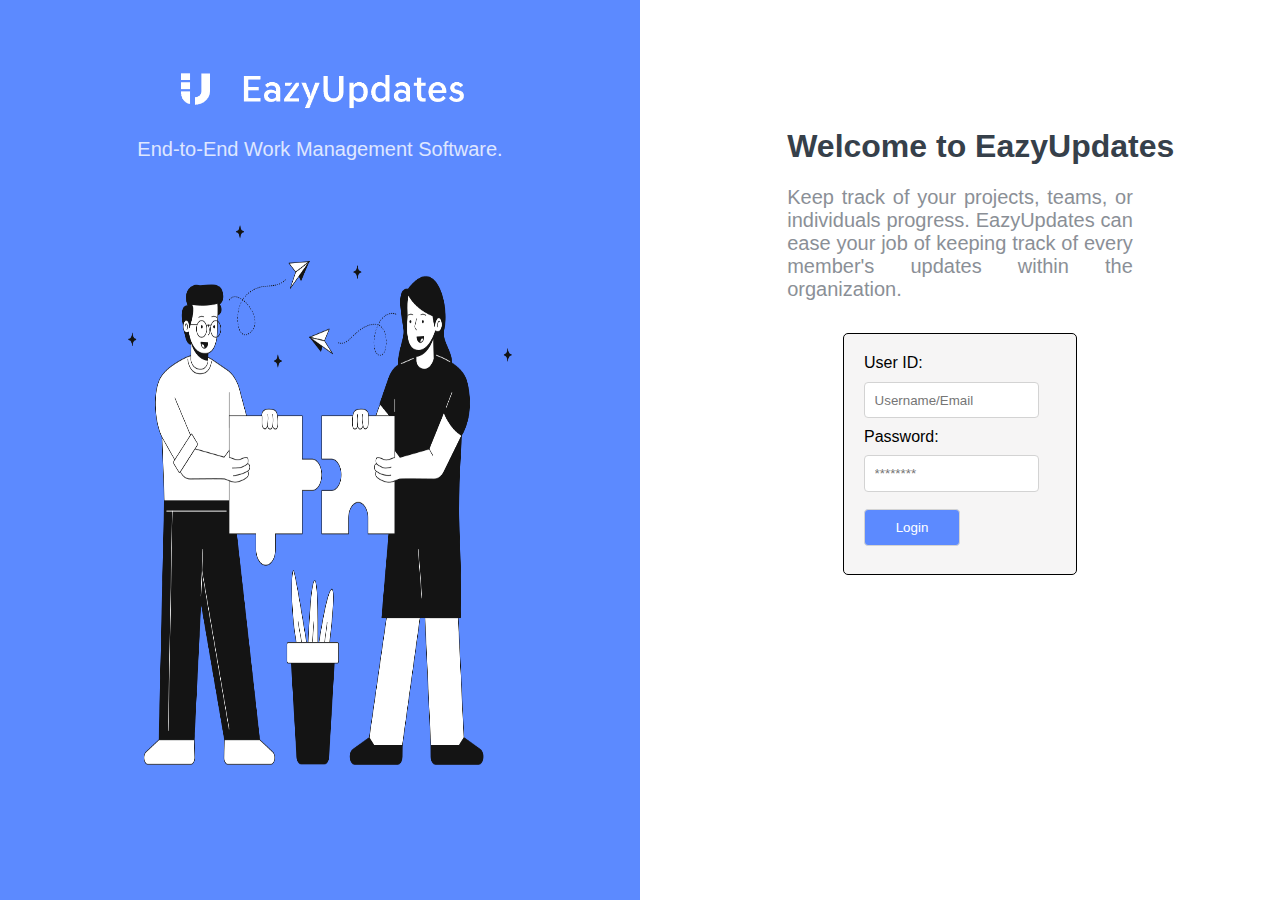
<file: Day 1 : EazyUpdatesReplica/index.html>
<!DOCTYPE html>
<html lang="en">
  <head>
    <meta charset="UTF-8" />
    <meta name="viewport" content="width=device-width, initial-scale=1.0" />
    <title>Log In | EazyUpdates</title>
    <link rel="icon" type="image/x-icon" href="./Images/favicon.ico" />
    <link rel="stylesheet" href="./Styles/styles.css" />
  </head>

  <body>
    <div class="container">
      <div class="left">
        <div class="details">
          <img src="./Images/logo.png" alt="EazyUpdates" />
          <p>End-to-End Work Management Software.</p>
        </div>
        <img src="./Images/loginPageGraphics.png" alt="GraphicsEU" />
      </div>

      <div class="right">
        <div class="details">
          <h1>Welcome to EazyUpdates</h1>
          <p>
            Keep track of your projects, teams, or individuals progress.
            EazyUpdates can ease your job of keeping track of every member's
            updates within the organization.
          </p>
        </div>

        <div class="login-form">
          <form>
            <label for="user">User ID:</label>
            <input
              type="text"
              id="user"
              name="user"
              placeholder="Username/Email"
              required
            />
            <label for="password">Password:</label>
            <input
              type="password"
              id="password"
              name="password"
              placeholder="********"
              required
            />
            <input type="submit" value="Login" />
          </form>
        </div>
      </div>
    </div>
  </body>
</html>
</file>
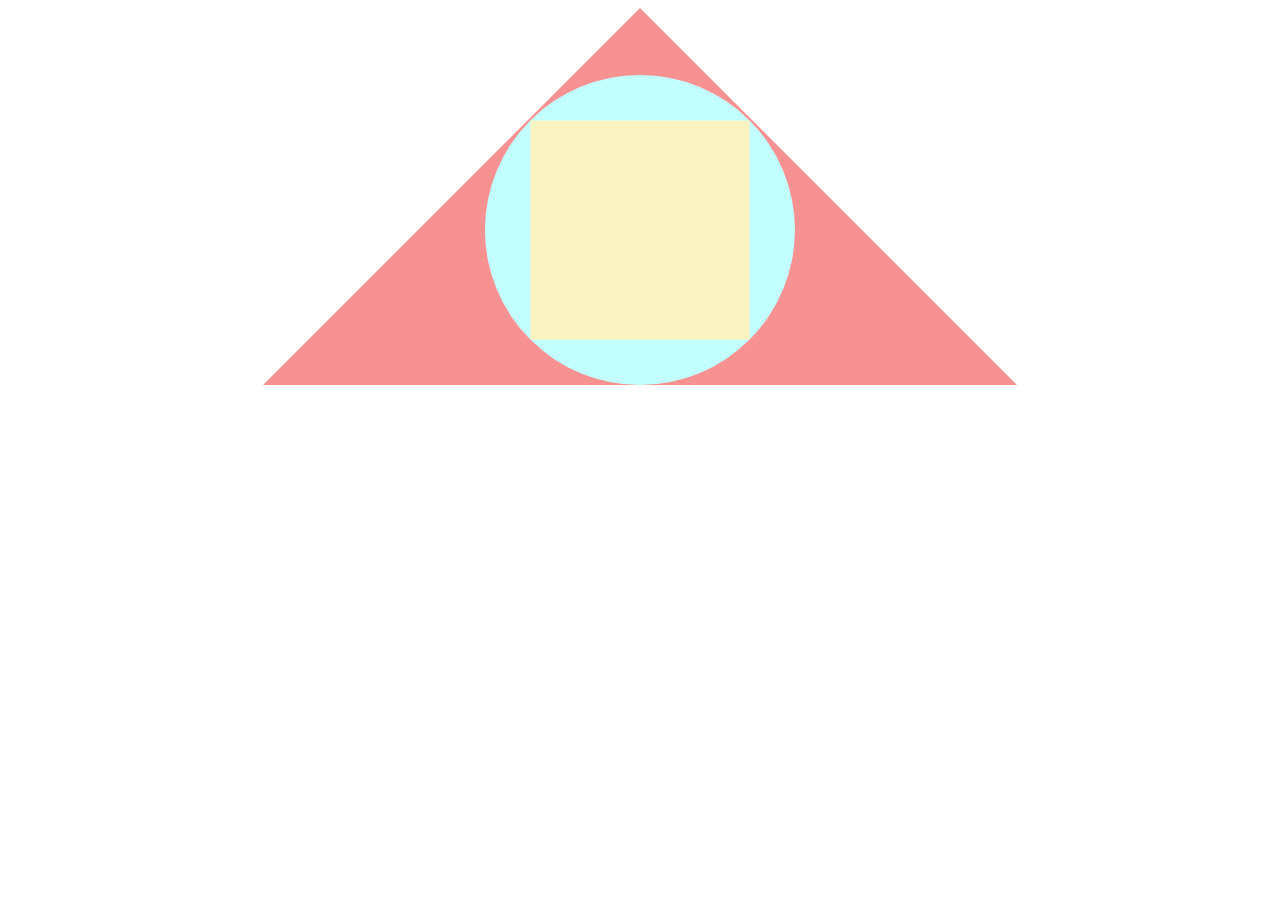
<file: Day 2 : BeforeAfterExample/index.html>
<!DOCTYPE html>
<html lang="en">
<head>
    <meta charset="UTF-8">
    <meta name="viewport" content="width=device-width, initial-scale=1.0">
    <title>Before After</title>
    <link rel="stylesheet" href="./Styles/styles.css">
</head>
<body>
    <div class="main-container"><div class="circle"></div></div>
</body>
</html>
</file>
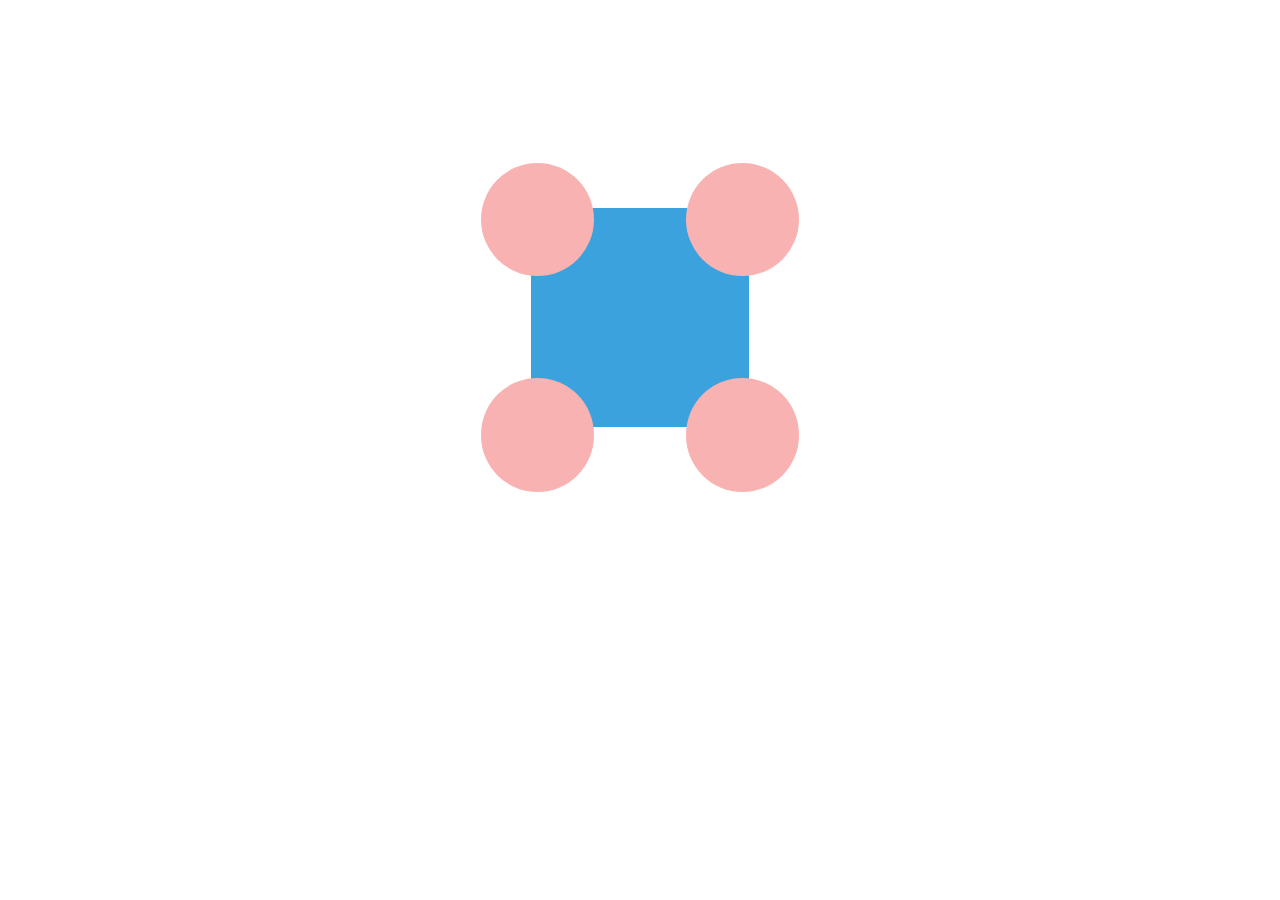
<file: Day 2 : BeforeAfterExample2/index.html>
<!DOCTYPE html>
<html lang="en">

<head>
    <meta charset="UTF-8" />
    <meta name="viewport" content="width=device-width, initial-scale=1.0" />
    <link rel="stylesheet" href="./Styles/styles.css">
</head>
<body>
  <div class="container">
    <div class="container2"></div>
  </div>
  
</body>
</html>
</file>
<file: Day 1 : EazyUpdatesReplica/Styles/styles.css>
body {
  margin: 0px;
  font-family: Arial, Helvetica, sans-serif;
}

label {
  margin: 105px 0px;
}

img[alt="EazyUpdates"] {
  height: 50px;
  width: 300px;
}

input[type] {
  width: 80%;
  padding: 5%;
  margin: 5% 0%;
  border-radius: 4px;
  border: 1px solid lightgray;
}

input[type="submit"] {
  width: 50%;
  padding: 10px;
  background-color: #5c8aff;
  color: white;
  margin: 8px 0px;
  border-radius: 4px;
}

.login-form {
  margin: auto;
  width: 30%;
  border-radius: 5px;
  border: 1px solid black;
  background-color: #f6f5f5;
  padding: 20px;
}

.container {
  width: 100%;
  height: 100vh;
  display: flex;
}

.left {
  flex: 50%;
  text-align: center;
  color: #ffffff;
  background-color: #5c8aff;
}

.left > div {
  margin: 10% auto;
  width: 60%;
  text-align: center;
}

.details p {
  font-size: 20px;
  opacity: 80%;
}

.left div + img {
  height: 60%;
  width: 60%;
}

.right {
  flex: 50%;
  background-color: white;
}

.right .details {
  margin: 20% auto 5%;
  width: 54%;
  color: #36404a;
}

.right p {
  color: #6e747d;
  text-align: justify;
}

.right h1 {
  white-space: nowrap;
}

@media (max-width: 768px) {
  img[alt="EazyUpdates"] {
    width: 250px;
  }

  .container {
    display: block;
    background-color: #5c8aff;
  }

  .left > div {
    margin: 0% auto;
    padding: 8% 0%;
  }

  .right {
    padding-bottom: 8%;
    background-color: #5c8aff;
  }

  .right .details {
    margin: 0% auto;
    padding: 8% 0%;
  }

  .right .details,
  .right p {
    font-size: 15px;
    color: #f1f1f1;
  }
}

@media (max-width: 1064px) {
  .right .details {
    padding-bottom: 10%;
  }
  .right h1 {
    font-size: 20px;
  }

  .right p {
    font-size: 14px;
  }
}
</file>
<file: Day 2 : BeforeAfterExample/Styles/styles.css>
body {
  display: flex;
  align-items: center;
  justify-content: center;
}

.main-container {
  width: 0;
  height: 0;
  position: relative;
  color: rgb(248, 146, 146);
  border-left: 10cm solid transparent;
  border-right: 10cm solid transparent;
  border-bottom: 10cm solid;
}

.circle {
  width: 8.2cm;
  height: 8.2cm;
  border-radius: 50%;
  background: #c2ffff;
  position: absolute;
  top: 67px;
  right: 50%;
  transform: translateX(50%);
}

.circle::after {
  content: "";
  position: absolute;
  top: 50%;
  left: 50%;
  transform: translate(-50%, -50%);
  width: 5.79cm;
  height: 5.79cm; 
  background-color: hsl(53, 88%, 87%); 
}
</file>
<file: Day 2 : BeforeAfterExample2/Styles/styles.css>
body {
  display: flex;
  align-items: center;
  justify-content: center;
}
.container {
  position: relative;
  margin-top: 200px;
  width: 5.79cm;
  height: 5.79cm;
}
.container2 {
  position: absolute;
  width: 5.79cm;
  height: 5.79cm;
  background-color: #3ca2dd;
}
.container::after {
  content: "";
  width: 3cm;
  height: 3cm;
  border-radius: 50%;
  background: rgb(249, 178, 178);
  position: absolute;
  top: -65px;
  right: -50px;
  margin-top: 20px;
  transform: translateX(-100%,-150%);
} 

.container::before {
  content: "";
  width: 3cm;
  height: 3cm;
  border-radius: 50%;
  background: rgb(249, 178, 178);
  position: absolute;
  top: -65px;
  left: -50px;
  margin-top: 20px;
  transform: translateX(-100%,-150%);
  z-index: 1;
} 

 .container2::after {
  content: "";
  width: 3cm;
  height: 3cm;
  border-radius: 50%;
  background: rgb(249, 178, 178);
  position: absolute;
  bottom: -65px;
  right: -50px;
  margin-top: 20px;
  transform: translateX(-100%,-150%);
} 

.container2::before {
  content: "";
  width: 3cm;
  height: 3cm;
  border-radius: 50%;
  background: rgb(249, 178, 178);
  position: absolute;
  bottom: -65px;
  left: -50px;
  margin-top: 20px;
  transform: translateX(-100%,-150%);
}
</file>
